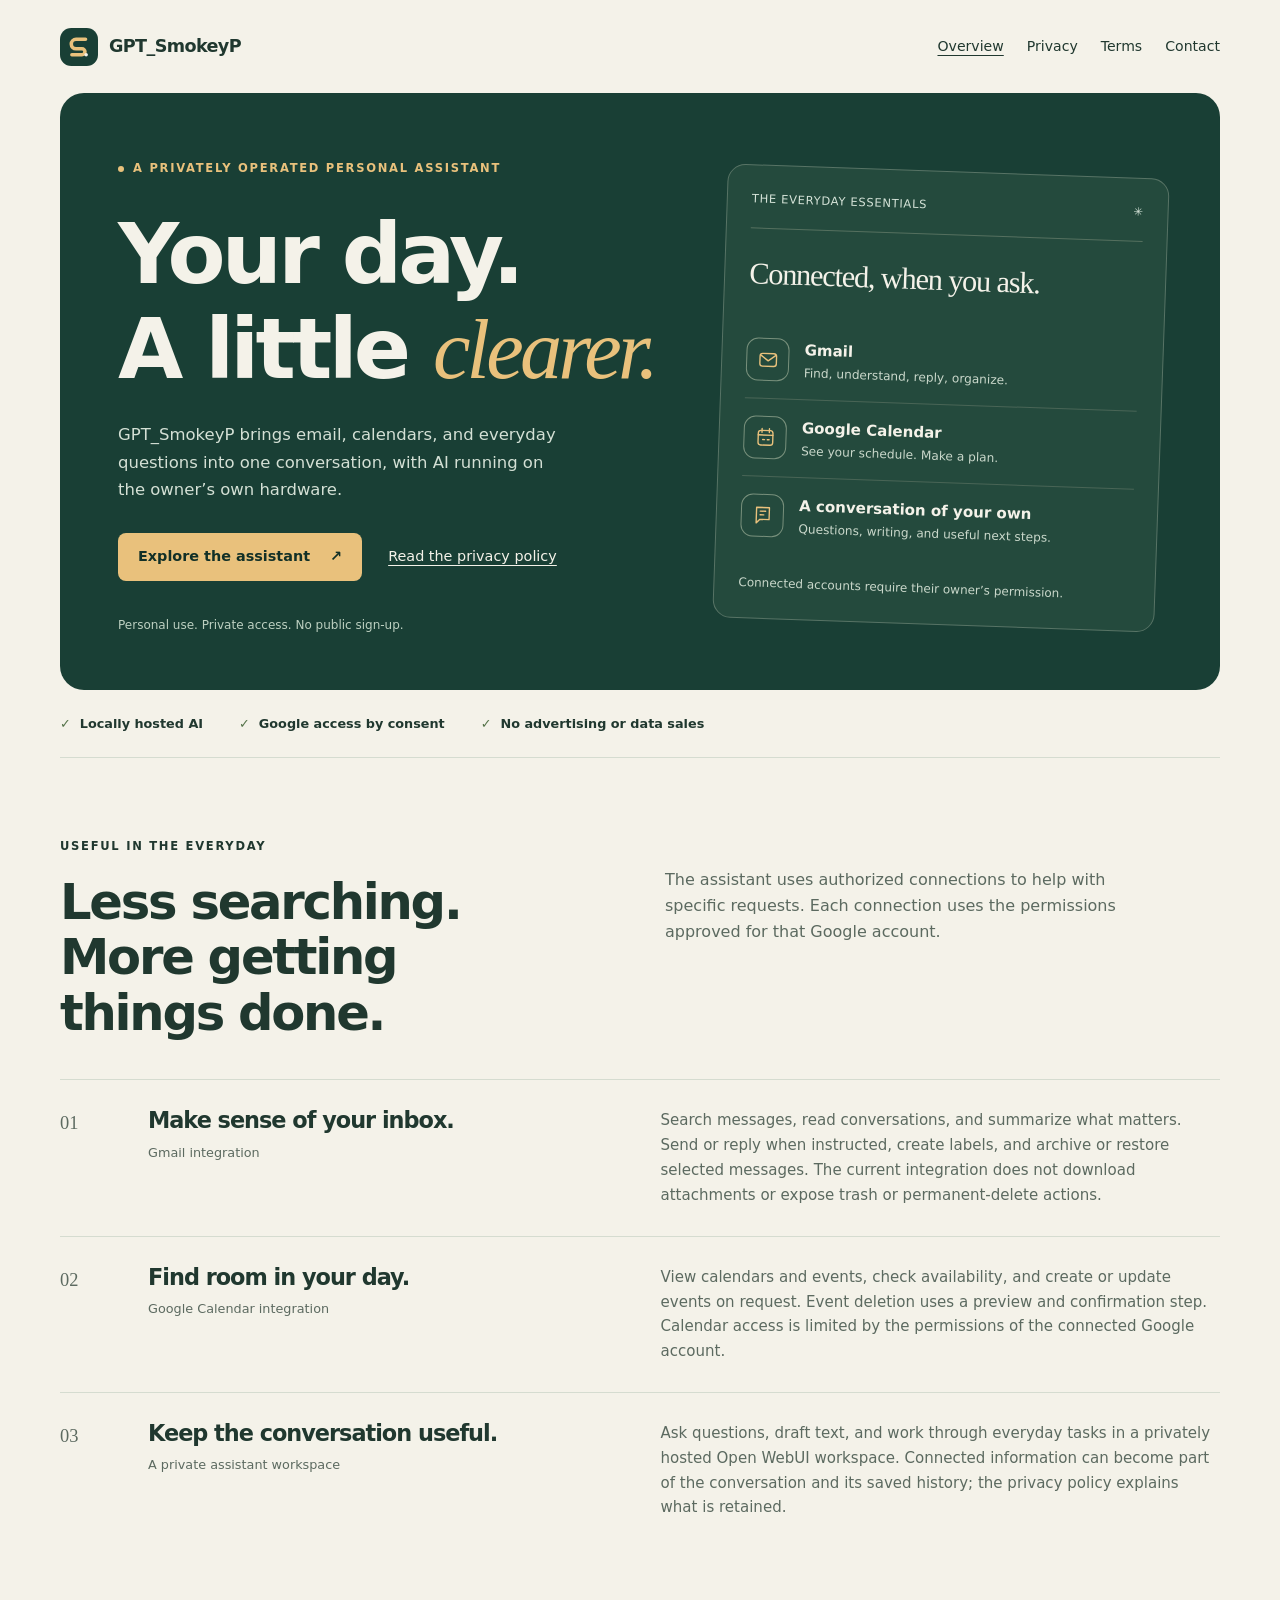
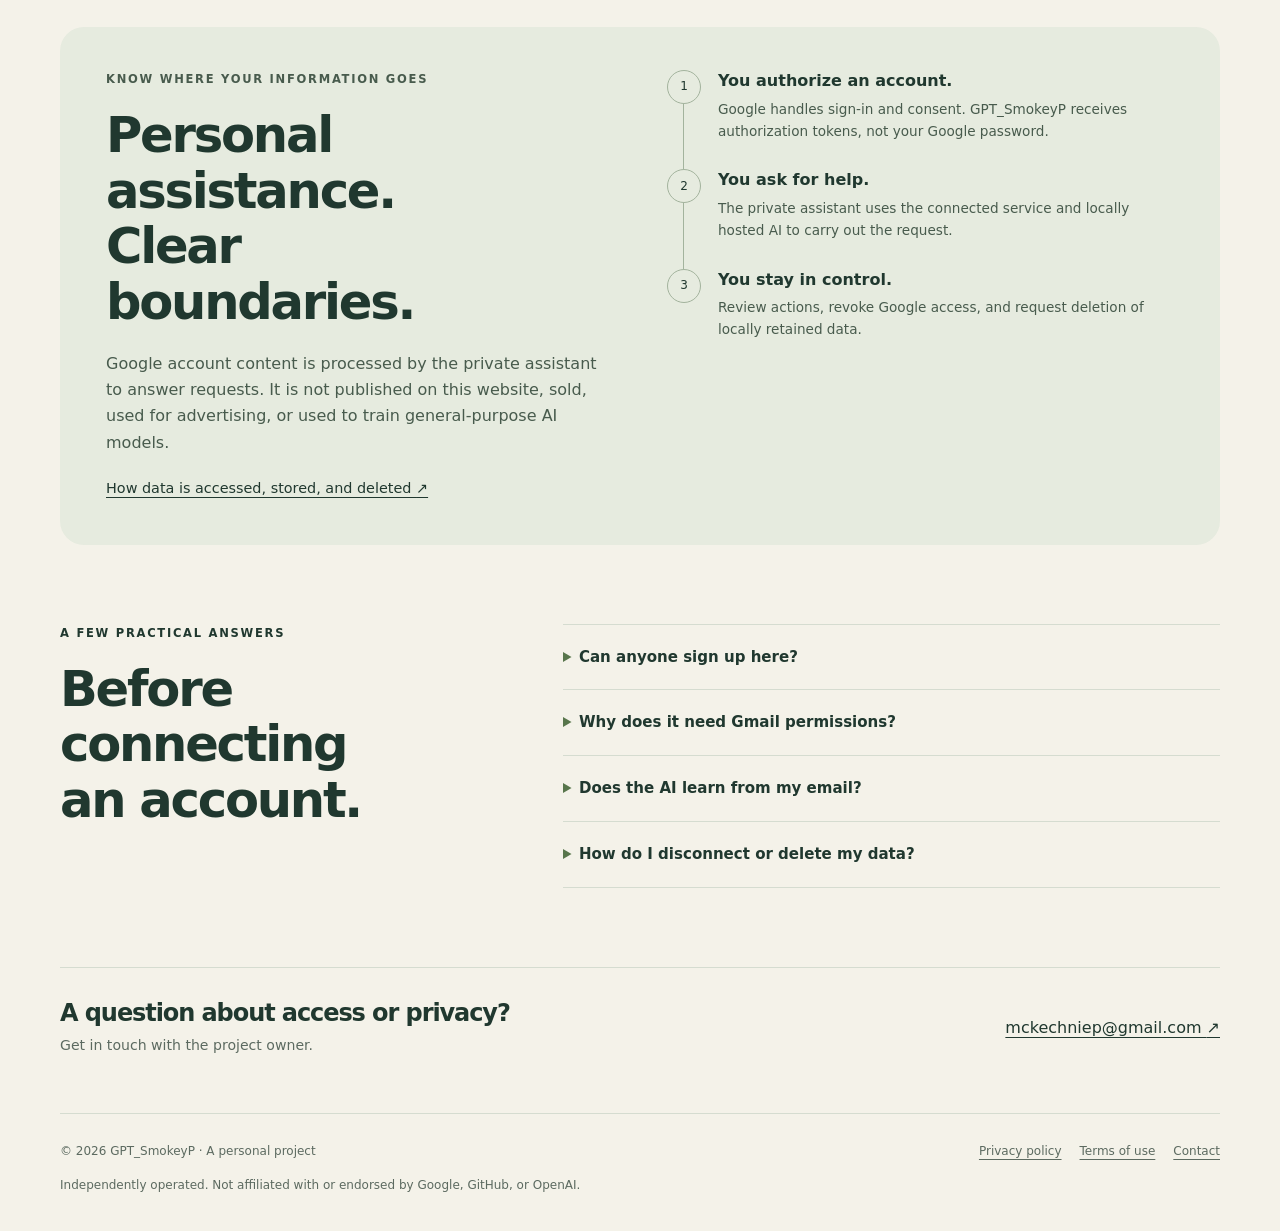
<file: index.html>
<!doctype html>
<html lang="en">
<head>
    <meta charset="utf-8">
    <meta name="viewport" content="width=device-width, initial-scale=1">
    <meta name="description" content="GPT_SmokeyP is a privately operated personal AI assistant for email, calendars, and everyday tasks. Learn about its Google integrations and data practices.">
    <meta name="theme-color" content="#193f35">
    <meta name="referrer" content="no-referrer">
    <title>GPT_SmokeyP — A personal assistant, on your terms</title>
    <link rel="icon" href="assets/mark.svg" type="image/svg+xml">
    <link rel="stylesheet" href="assets/site.css">
</head>
<body>
    <a class="skip-link" href="#main">Skip to content</a>
    <div class="shell">
        <header class="site-header">
            <a class="brand" href="index.html" aria-label="GPT_SmokeyP home"><img src="assets/mark.svg" width="38" height="38" alt="">GPT_SmokeyP</a>
            <nav class="site-nav" aria-label="Main navigation">
                <a href="index.html" aria-current="page">Overview</a><a href="privacy.html">Privacy</a><a href="terms.html">Terms</a><a href="contact.html">Contact</a>
            </nav>
        </header>
        <main id="main">
            <section class="hero" aria-labelledby="hero-title">
                <div>
                    <p class="eyebrow">A privately operated personal assistant</p>
                    <h1 id="hero-title">Your day.<br>A little <em>clearer.</em></h1>
                    <p class="hero-copy">GPT_SmokeyP brings email, calendars, and everyday questions into one conversation, with AI running on the owner’s own hardware.</p>
                    <div class="actions"><a class="button" href="#capabilities">Explore the assistant <span aria-hidden="true">↗</span></a><a class="text-link" href="privacy.html">Read the privacy policy</a></div>
                    <p class="hero-footnote">Personal use. Private access. No public sign-up.</p>
                </div>
                <div class="workspace" aria-label="Overview of connected features">
                    <div class="workspace-top"><span>The everyday essentials</span><span aria-hidden="true">✳</span></div>
                    <p class="workspace-title">Connected, when you ask.</p>
                    <div class="connection">
                        <div class="connection-icon" aria-hidden="true"><svg viewBox="0 0 24 24"><rect x="3" y="5" width="18" height="14" rx="3"/><path d="m4 7 8 6 8-6"/></svg></div>
                        <div><strong>Gmail</strong><span>Find, understand, reply, organize.</span></div>
                    </div>
                    <div class="connection">
                        <div class="connection-icon" aria-hidden="true"><svg viewBox="0 0 24 24"><rect x="4" y="5" width="16" height="16" rx="3"/><path d="M8 3v4m8-4v4M4 10h16m-11 5h2m3 0h2"/></svg></div>
                        <div><strong>Google Calendar</strong><span>See your schedule. Make a plan.</span></div>
                    </div>
                    <div class="connection">
                        <div class="connection-icon" aria-hidden="true"><svg viewBox="0 0 24 24"><path d="M5 4h14v13H9l-4 4zM9 8h6m-6 4h4"/></svg></div>
                        <div><strong>A conversation of your own</strong><span>Questions, writing, and useful next steps.</span></div>
                    </div>
                    <p class="workspace-note">Connected accounts require their owner’s permission.</p>
                </div>
            </section>
            <div class="principles" aria-label="Core principles"><span>Locally hosted AI</span><span>Google access by consent</span><span>No advertising or data sales</span></div>
            <section class="section" id="capabilities" aria-labelledby="capabilities-title">
                <div class="section-heading">
                    <div><p class="eyebrow">Useful in the everyday</p><h2 id="capabilities-title">Less searching.<br>More getting things done.</h2></div>
                    <p>The assistant uses authorized connections to help with specific requests. Each connection uses the permissions approved for that Google account.</p>
                </div>
                <article class="capability"><span class="number" aria-hidden="true">01</span><div><h3>Make sense of your inbox.</h3><p class="sub">Gmail integration</p></div><p>Search messages, read conversations, and summarize what matters. Send or reply when instructed, create labels, and archive or restore selected messages. The current integration does not download attachments or expose trash or permanent-delete actions.</p></article>
                <article class="capability"><span class="number" aria-hidden="true">02</span><div><h3>Find room in your day.</h3><p class="sub">Google Calendar integration</p></div><p>View calendars and events, check availability, and create or update events on request. Event deletion uses a preview and confirmation step. Calendar access is limited by the permissions of the connected Google account.</p></article>
                <article class="capability"><span class="number" aria-hidden="true">03</span><div><h3>Keep the conversation useful.</h3><p class="sub">A private assistant workspace</p></div><p>Ask questions, draft text, and work through everyday tasks in a privately hosted Open WebUI workspace. Connected information can become part of the conversation and its saved history; the privacy policy explains what is retained.</p></article>
            </section>
            <section class="privacy-band" aria-labelledby="privacy-title">
                <div><p class="eyebrow">Know where your information goes</p><h2 id="privacy-title">Personal assistance.<br>Clear boundaries.</h2><p>Google account content is processed by the private assistant to answer requests. It is not published on this website, sold, used for advertising, or used to train general-purpose AI models.</p><a class="text-link" href="privacy.html">How data is accessed, stored, and deleted <span aria-hidden="true">↗</span></a></div>
                <ol class="flow">
                    <li><span class="flow-number" aria-hidden="true">1</span><div><strong>You authorize an account.</strong><p>Google handles sign-in and consent. GPT_SmokeyP receives authorization tokens, not your Google password.</p></div></li>
                    <li><span class="flow-number" aria-hidden="true">2</span><div><strong>You ask for help.</strong><p>The private assistant uses the connected service and locally hosted AI to carry out the request.</p></div></li>
                    <li><span class="flow-number" aria-hidden="true">3</span><div><strong>You stay in control.</strong><p>Review actions, revoke Google access, and request deletion of locally retained data.</p></div></li>
                </ol>
            </section>
            <section class="section faq" aria-labelledby="faq-title">
                <div><p class="eyebrow">A few practical answers</p><h2 id="faq-title">Before connecting an account.</h2></div>
                <div>
                    <details><summary>Can anyone sign up here?</summary><p>No. GPT_SmokeyP is a personal project with privately administered access. This website provides information and policies; it does not connect accounts or host the assistant.</p></details>
                    <details><summary>Why does it need Gmail permissions?</summary><p>Gmail access supports searching and reading messages, sending requested replies, and organizing mail. The current permission is <code>gmail.modify</code>. Although Google’s permission includes broader capabilities, the current assistant integration does not expose trash or permanent-delete actions.</p></details>
                    <details><summary>Does the AI learn from my email?</summary><p>Connected content can be supplied to the locally hosted model to generate a response. That is inference, not training: Google user data is not used to train or fine-tune general-purpose models. Content may still be retained in saved chats and private backups.</p></details>
                    <details><summary>How do I disconnect or delete my data?</summary><p>Remove GPT_SmokeyP’s access through your <a href="https://myaccount.google.com/connections">Google Account connections</a>. Revocation stops future authorized access but does not erase saved conversations or backups. Contact <a href="mailto:mckechniep@gmail.com">mckechniep@gmail.com</a> to request local data deletion.</p></details>
                </div>
            </section>
            <section class="contact-strip" aria-labelledby="contact-title"><div><h2 id="contact-title">A question about access or privacy?</h2><p>Get in touch with the project owner.</p></div><a href="mailto:mckechniep@gmail.com">mckechniep@gmail.com <span aria-hidden="true">↗</span></a></section>
        </main>
        <footer class="site-footer"><div class="footer-top"><span>© 2026 GPT_SmokeyP · A personal project</span><nav class="footer-links" aria-label="Footer navigation"><a href="privacy.html">Privacy policy</a><a href="terms.html">Terms of use</a><a href="contact.html">Contact</a></nav></div><p>Independently operated. Not affiliated with or endorsed by Google, GitHub, or OpenAI.</p></footer>
    </div>
</body>
</html>
</file>
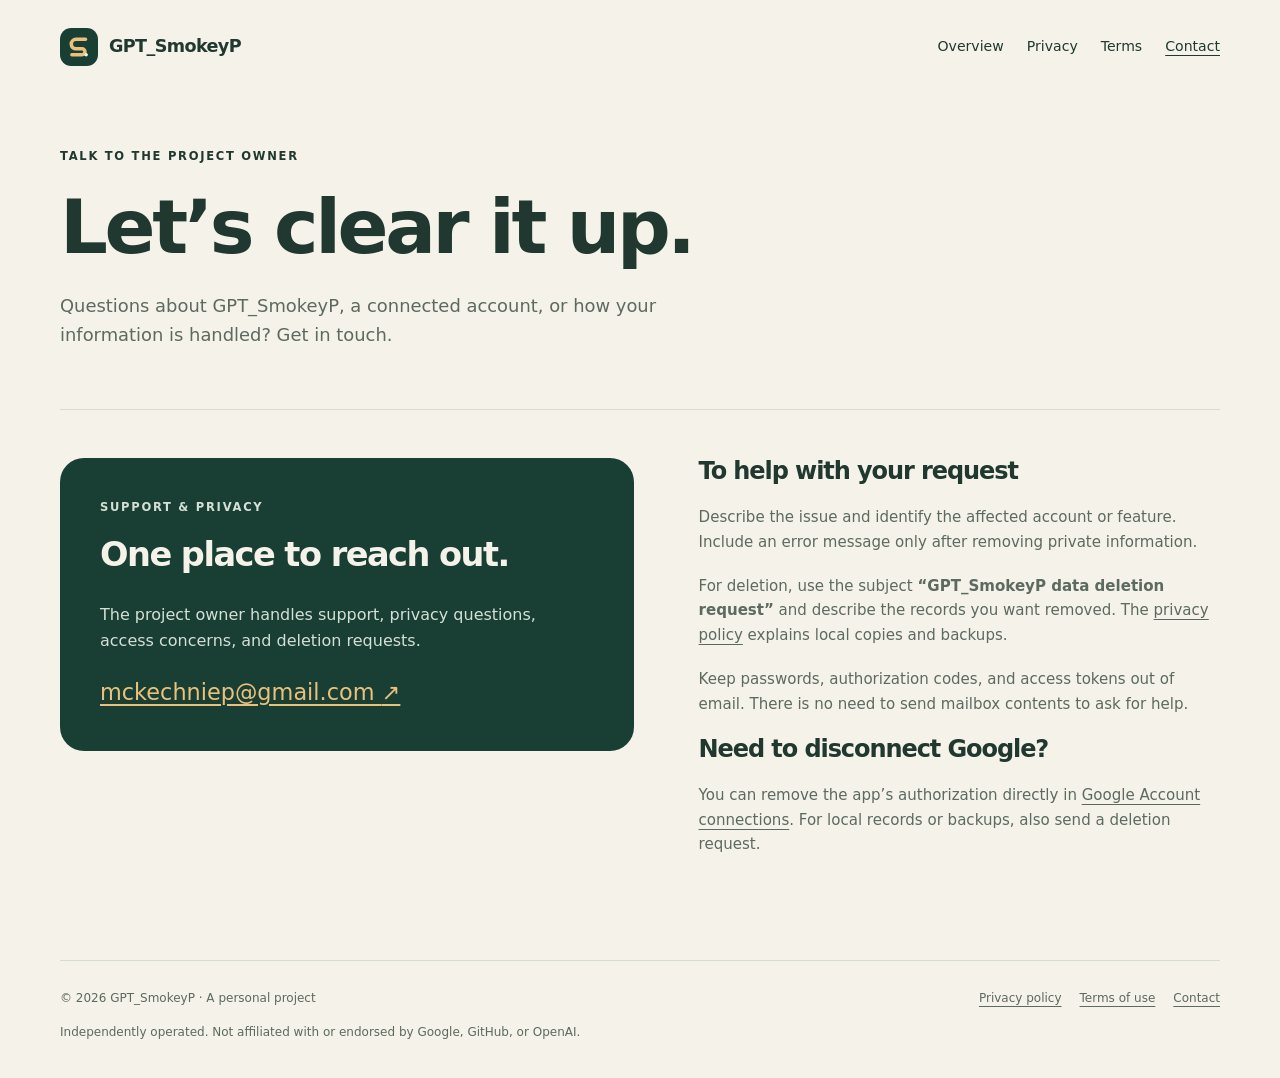
<file: contact.html>
<!doctype html>
<html lang="en">
<head>
    <meta charset="utf-8">
    <meta name="viewport" content="width=device-width, initial-scale=1">
    <meta name="description" content="Contact the GPT_SmokeyP project owner for support, privacy questions, access concerns, or data deletion requests.">
    <meta name="theme-color" content="#193f35">
    <meta name="referrer" content="no-referrer">
    <title>Contact — GPT_SmokeyP</title>
    <link rel="icon" href="assets/mark.svg" type="image/svg+xml">
    <link rel="stylesheet" href="assets/site.css">
</head>
<body>
    <a class="skip-link" href="#main">Skip to content</a>
    <div class="shell">
        <header class="site-header"><a class="brand" href="index.html" aria-label="GPT_SmokeyP home"><img src="assets/mark.svg" width="38" height="38" alt="">GPT_SmokeyP</a><nav class="site-nav" aria-label="Main navigation"><a href="index.html">Overview</a><a href="privacy.html">Privacy</a><a href="terms.html">Terms</a><a href="contact.html" aria-current="page">Contact</a></nav></header>
        <main id="main">
            <header class="document-hero"><p class="eyebrow">Talk to the project owner</p><h1>Let’s clear it up.</h1><p class="lead">Questions about GPT_SmokeyP, a connected account, or how your information is handled? Get in touch.</p></header>
            <div class="contact-layout">
                <section class="contact-card" aria-labelledby="email-title"><p class="eyebrow">Support &amp; privacy</p><h2 id="email-title">One place to reach out.</h2><p>The project owner handles support, privacy questions, access concerns, and deletion requests.</p><a href="mailto:mckechniep@gmail.com">mckechniep@gmail.com <span aria-hidden="true">↗</span></a></section>
                <div class="contact-help">
                    <section aria-labelledby="help-title"><h2 id="help-title">To help with your request</h2><p>Describe the issue and identify the affected account or feature. Include an error message only after removing private information.</p><p>For deletion, use the subject <strong>“GPT_SmokeyP data deletion request”</strong> and describe the records you want removed. The <a href="privacy.html#control">privacy policy</a> explains local copies and backups.</p><p>Keep passwords, authorization codes, and access tokens out of email. There is no need to send mailbox contents to ask for help.</p></section>
                    <section aria-labelledby="disconnect-title"><h2 id="disconnect-title">Need to disconnect Google?</h2><p>You can remove the app’s authorization directly in <a href="https://myaccount.google.com/connections">Google Account connections</a>. For local records or backups, also send a deletion request.</p></section>
                </div>
            </div>
        </main>
        <footer class="site-footer"><div class="footer-top"><span>© 2026 GPT_SmokeyP · A personal project</span><nav class="footer-links" aria-label="Footer navigation"><a href="privacy.html">Privacy policy</a><a href="terms.html">Terms of use</a><a href="contact.html" aria-current="page">Contact</a></nav></div><p>Independently operated. Not affiliated with or endorsed by Google, GitHub, or OpenAI.</p></footer>
    </div>
</body>
</html>
</file>
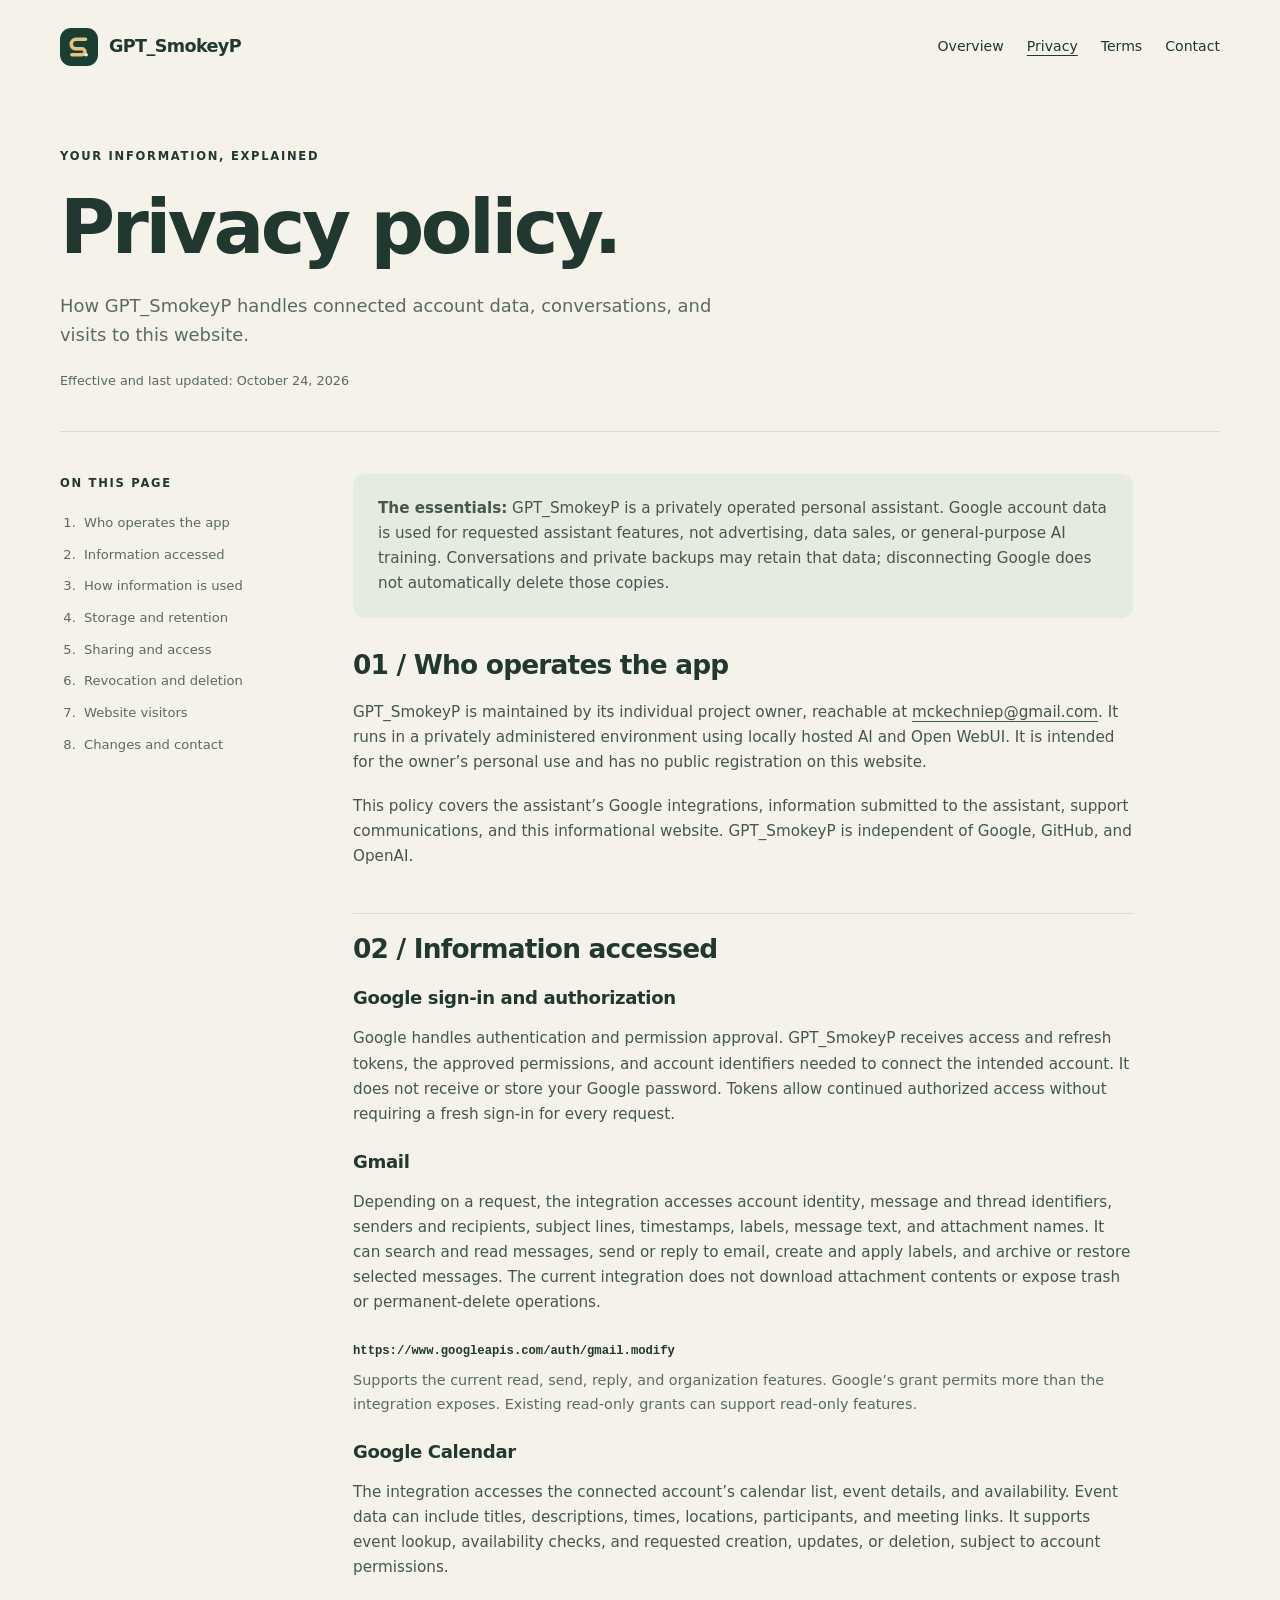
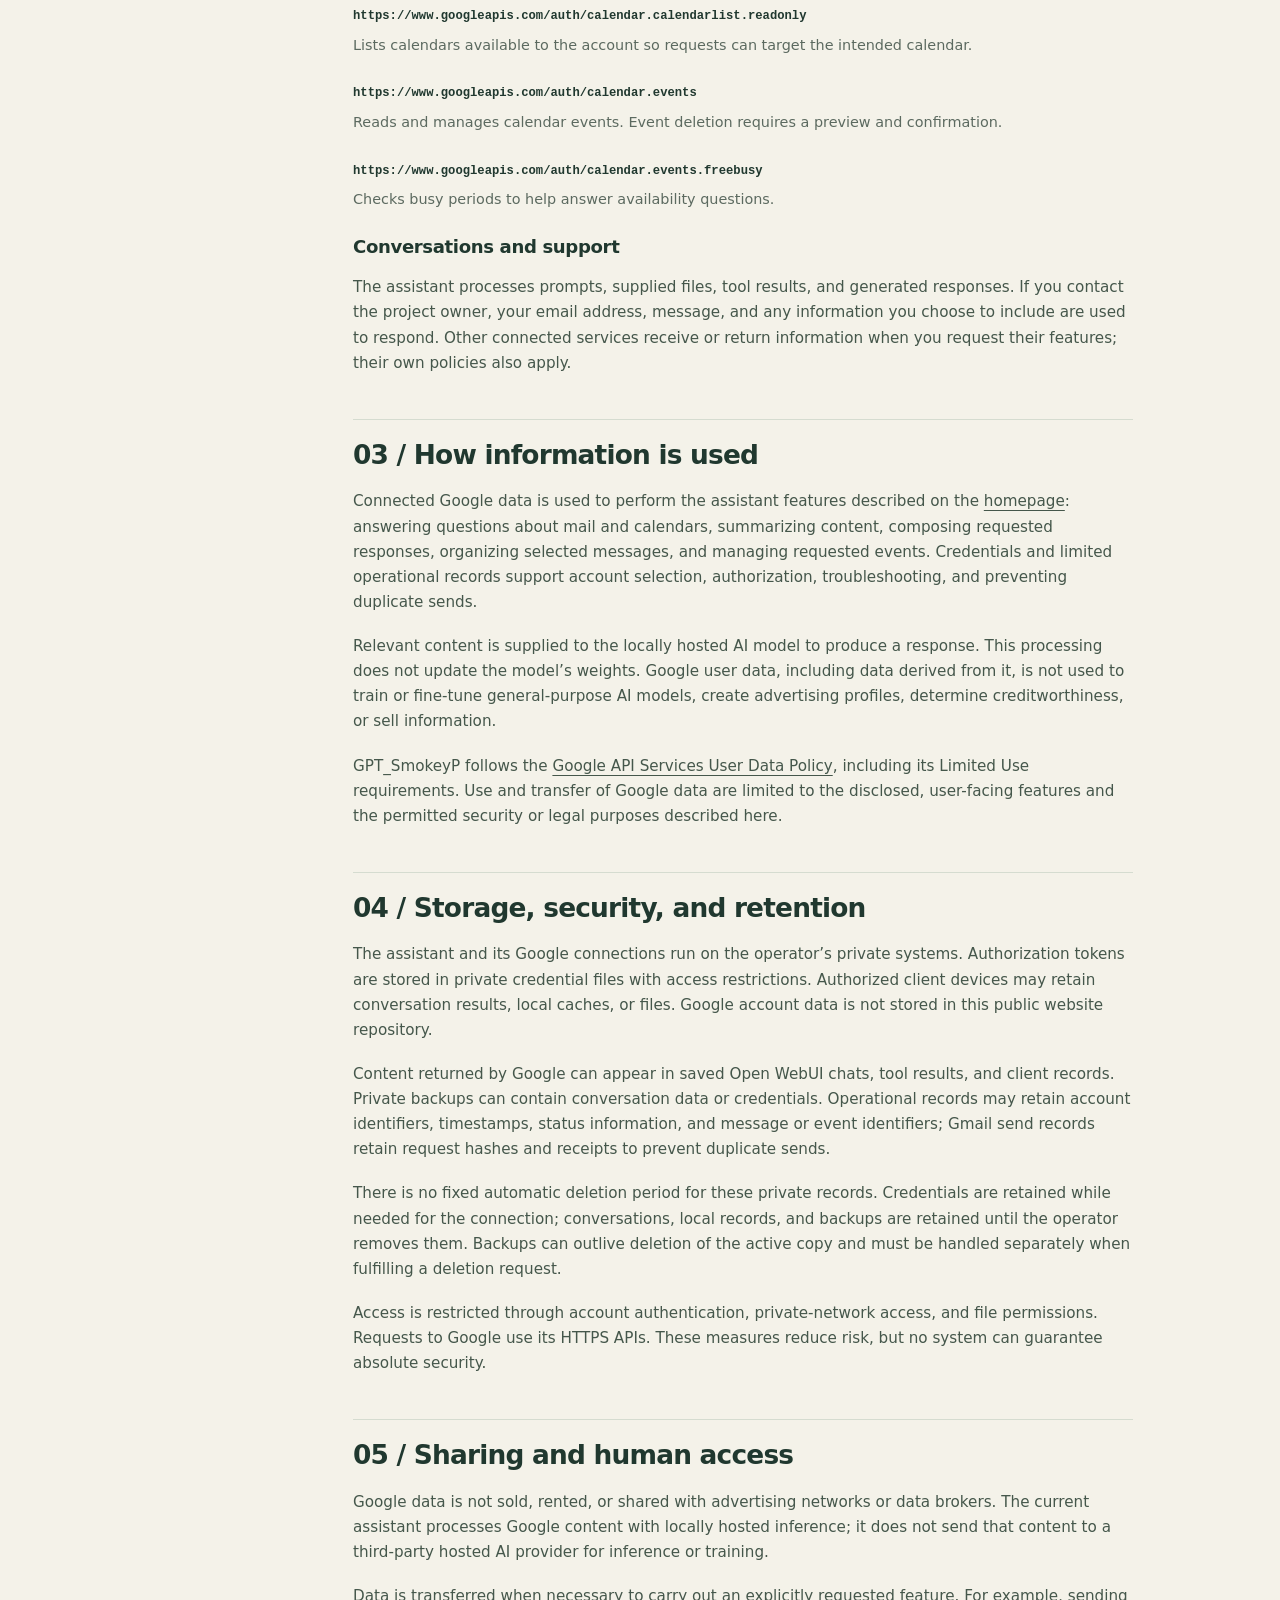
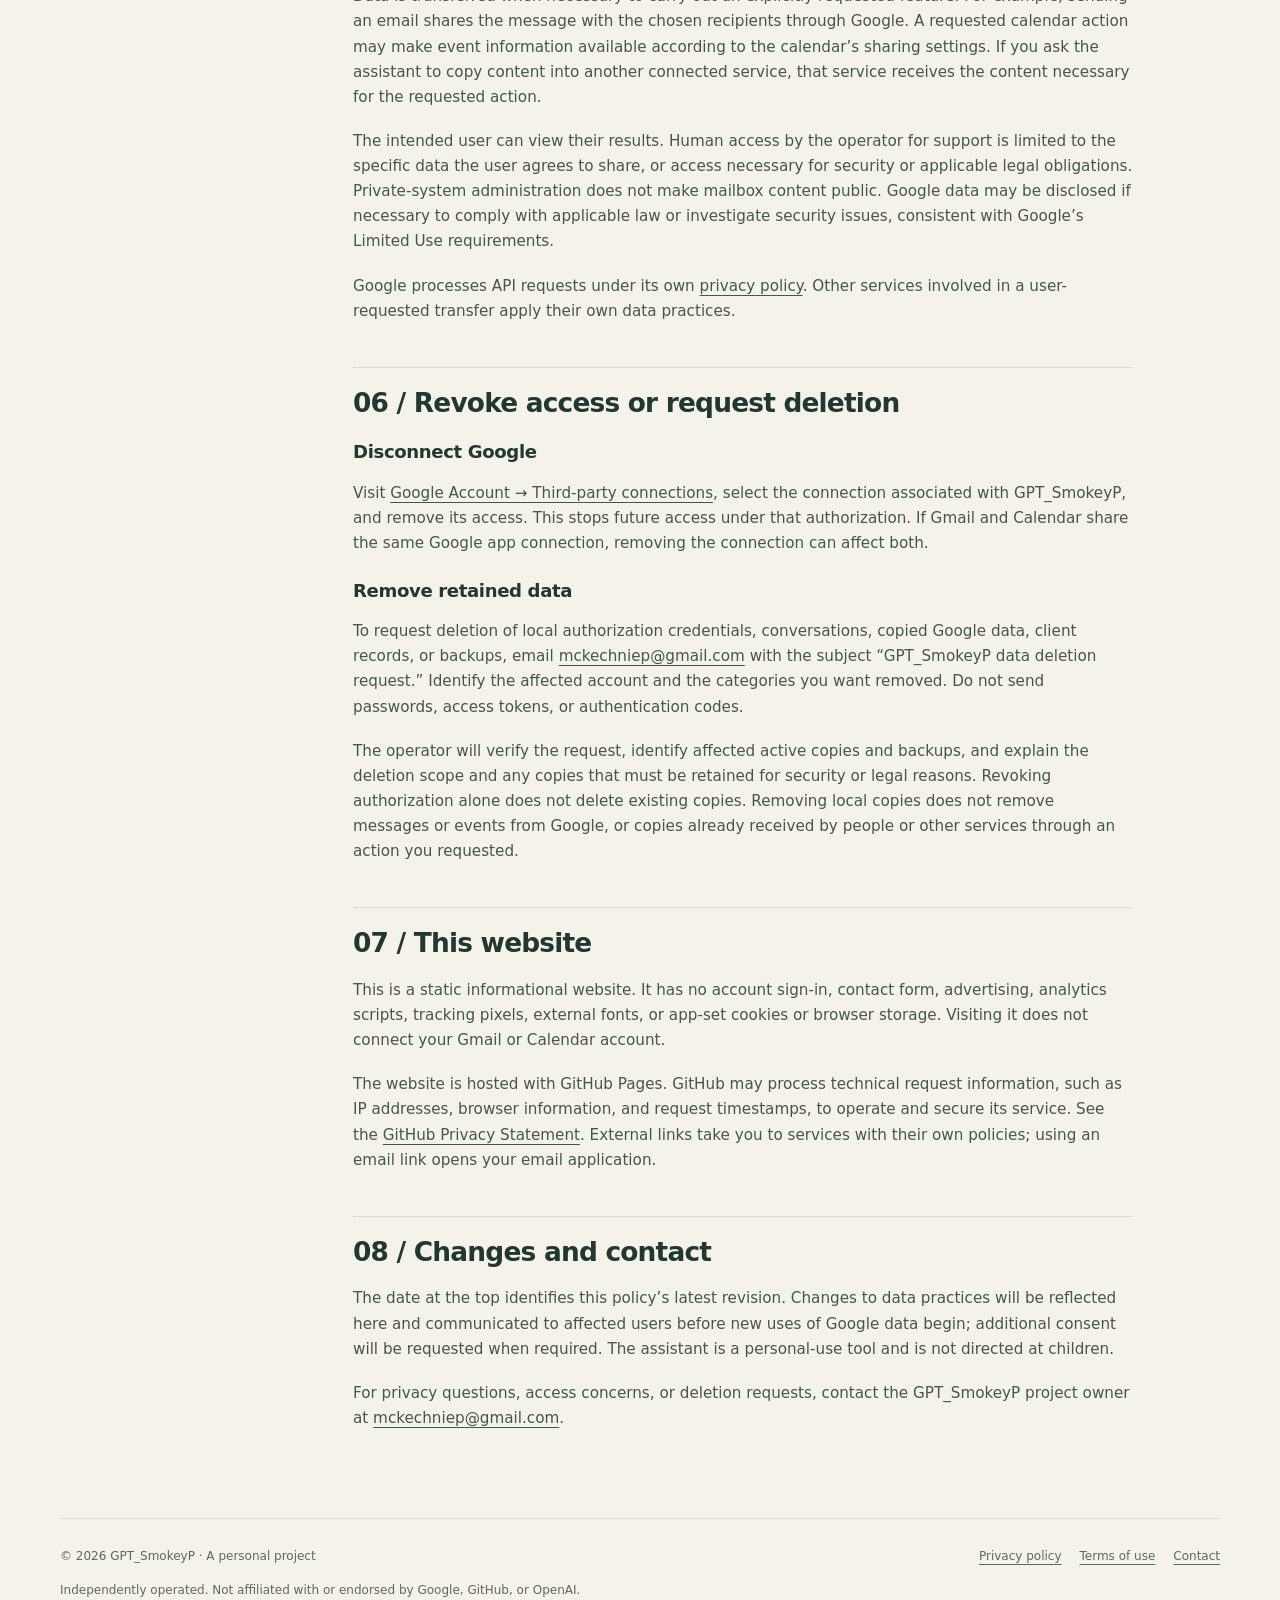
<file: privacy.html>
<!doctype html>
<html lang="en">
<head>
    <meta charset="utf-8">
    <meta name="viewport" content="width=device-width, initial-scale=1">
    <meta name="description" content="How GPT_SmokeyP accesses, uses, stores, shares, and deletes Google account data and information provided to the personal assistant.">
    <meta name="theme-color" content="#193f35">
    <meta name="referrer" content="no-referrer">
    <title>Privacy policy — GPT_SmokeyP</title>
    <link rel="icon" href="assets/mark.svg" type="image/svg+xml">
    <link rel="stylesheet" href="assets/site.css">
</head>
<body>
    <a class="skip-link" href="#main">Skip to content</a>
    <div class="shell">
        <header class="site-header">
            <a class="brand" href="index.html" aria-label="GPT_SmokeyP home"><img src="assets/mark.svg" width="38" height="38" alt="">GPT_SmokeyP</a>
            <nav class="site-nav" aria-label="Main navigation"><a href="index.html">Overview</a><a href="privacy.html" aria-current="page">Privacy</a><a href="terms.html">Terms</a><a href="contact.html">Contact</a></nav>
        </header>
        <main id="main">
            <header class="document-hero"><p class="eyebrow">Your information, explained</p><h1>Privacy policy.</h1><p class="lead">How GPT_SmokeyP handles connected account data, conversations, and visits to this website.</p><p class="date">Effective and last updated: <time datetime="2026-10-24">October 24, 2026</time></p></header>
            <div class="document-layout">
                <nav class="toc" aria-label="Privacy policy contents"><p class="eyebrow">On this page</p><ol><li><a href="#operator">Who operates the app</a></li><li><a href="#access">Information accessed</a></li><li><a href="#use">How information is used</a></li><li><a href="#storage">Storage and retention</a></li><li><a href="#sharing">Sharing and access</a></li><li><a href="#control">Revocation and deletion</a></li><li><a href="#website">Website visitors</a></li><li><a href="#changes">Changes and contact</a></li></ol></nav>
                <div class="document-body">
                    <div class="note"><p><strong>The essentials:</strong> GPT_SmokeyP is a privately operated personal assistant. Google account data is used for requested assistant features, not advertising, data sales, or general-purpose AI training. Conversations and private backups may retain that data; disconnecting Google does not automatically delete those copies.</p></div>
                    <section id="operator"><h2>01 / Who operates the app</h2><p>GPT_SmokeyP is maintained by its individual project owner, reachable at <a href="mailto:mckechniep@gmail.com">mckechniep@gmail.com</a>. It runs in a privately administered environment using locally hosted AI and Open WebUI. It is intended for the owner’s personal use and has no public registration on this website.</p><p>This policy covers the assistant’s Google integrations, information submitted to the assistant, support communications, and this informational website. GPT_SmokeyP is independent of Google, GitHub, and OpenAI.</p></section>
                    <section id="access"><h2>02 / Information accessed</h2><h3>Google sign-in and authorization</h3><p>Google handles authentication and permission approval. GPT_SmokeyP receives access and refresh tokens, the approved permissions, and account identifiers needed to connect the intended account. It does not receive or store your Google password. Tokens allow continued authorized access without requiring a fresh sign-in for every request.</p><h3>Gmail</h3><p>Depending on a request, the integration accesses account identity, message and thread identifiers, senders and recipients, subject lines, timestamps, labels, message text, and attachment names. It can search and read messages, send or reply to email, create and apply labels, and archive or restore selected messages. The current integration does not download attachment contents or expose trash or permanent-delete operations.</p><dl class="permission-list"><dt><code>https://www.googleapis.com/auth/gmail.modify</code></dt><dd>Supports the current read, send, reply, and organization features. Google’s grant permits more than the integration exposes. Existing read-only grants can support read-only features.</dd></dl><h3>Google Calendar</h3><p>The integration accesses the connected account’s calendar list, event details, and availability. Event data can include titles, descriptions, times, locations, participants, and meeting links. It supports event lookup, availability checks, and requested creation, updates, or deletion, subject to account permissions.</p><dl class="permission-list"><dt><code>https://www.googleapis.com/auth/calendar.calendarlist.readonly</code></dt><dd>Lists calendars available to the account so requests can target the intended calendar.</dd><dt><code>https://www.googleapis.com/auth/calendar.events</code></dt><dd>Reads and manages calendar events. Event deletion requires a preview and confirmation.</dd><dt><code>https://www.googleapis.com/auth/calendar.events.freebusy</code></dt><dd>Checks busy periods to help answer availability questions.</dd></dl><h3>Conversations and support</h3><p>The assistant processes prompts, supplied files, tool results, and generated responses. If you contact the project owner, your email address, message, and any information you choose to include are used to respond. Other connected services receive or return information when you request their features; their own policies also apply.</p></section>
                    <section id="use"><h2>03 / How information is used</h2><p>Connected Google data is used to perform the assistant features described on the <a href="index.html#capabilities">homepage</a>: answering questions about mail and calendars, summarizing content, composing requested responses, organizing selected messages, and managing requested events. Credentials and limited operational records support account selection, authorization, troubleshooting, and preventing duplicate sends.</p><p>Relevant content is supplied to the locally hosted AI model to produce a response. This processing does not update the model’s weights. Google user data, including data derived from it, is not used to train or fine-tune general-purpose AI models, create advertising profiles, determine creditworthiness, or sell information.</p><p>GPT_SmokeyP follows the <a href="https://developers.google.com/terms/api-services-user-data-policy">Google API Services User Data Policy</a>, including its Limited Use requirements. Use and transfer of Google data are limited to the disclosed, user-facing features and the permitted security or legal purposes described here.</p></section>
                    <section id="storage"><h2>04 / Storage, security, and retention</h2><p>The assistant and its Google connections run on the operator’s private systems. Authorization tokens are stored in private credential files with access restrictions. Authorized client devices may retain conversation results, local caches, or files. Google account data is not stored in this public website repository.</p><p>Content returned by Google can appear in saved Open WebUI chats, tool results, and client records. Private backups can contain conversation data or credentials. Operational records may retain account identifiers, timestamps, status information, and message or event identifiers; Gmail send records retain request hashes and receipts to prevent duplicate sends.</p><p>There is no fixed automatic deletion period for these private records. Credentials are retained while needed for the connection; conversations, local records, and backups are retained until the operator removes them. Backups can outlive deletion of the active copy and must be handled separately when fulfilling a deletion request.</p><p>Access is restricted through account authentication, private-network access, and file permissions. Requests to Google use its HTTPS APIs. These measures reduce risk, but no system can guarantee absolute security.</p></section>
                    <section id="sharing"><h2>05 / Sharing and human access</h2><p>Google data is not sold, rented, or shared with advertising networks or data brokers. The current assistant processes Google content with locally hosted inference; it does not send that content to a third-party hosted AI provider for inference or training.</p><p>Data is transferred when necessary to carry out an explicitly requested feature. For example, sending an email shares the message with the chosen recipients through Google. A requested calendar action may make event information available according to the calendar’s sharing settings. If you ask the assistant to copy content into another connected service, that service receives the content necessary for the requested action.</p><p>The intended user can view their results. Human access by the operator for support is limited to the specific data the user agrees to share, or access necessary for security or applicable legal obligations. Private-system administration does not make mailbox content public. Google data may be disclosed if necessary to comply with applicable law or investigate security issues, consistent with Google’s Limited Use requirements.</p><p>Google processes API requests under its own <a href="https://policies.google.com/privacy">privacy policy</a>. Other services involved in a user-requested transfer apply their own data practices.</p></section>
                    <section id="control"><h2>06 / Revoke access or request deletion</h2><h3>Disconnect Google</h3><p>Visit <a href="https://myaccount.google.com/connections">Google Account → Third-party connections</a>, select the connection associated with GPT_SmokeyP, and remove its access. This stops future access under that authorization. If Gmail and Calendar share the same Google app connection, removing the connection can affect both.</p><h3>Remove retained data</h3><p>To request deletion of local authorization credentials, conversations, copied Google data, client records, or backups, email <a href="mailto:mckechniep@gmail.com?subject=GPT_SmokeyP%20data%20deletion%20request">mckechniep@gmail.com</a> with the subject “GPT_SmokeyP data deletion request.” Identify the affected account and the categories you want removed. Do not send passwords, access tokens, or authentication codes.</p><p>The operator will verify the request, identify affected active copies and backups, and explain the deletion scope and any copies that must be retained for security or legal reasons. Revoking authorization alone does not delete existing copies. Removing local copies does not remove messages or events from Google, or copies already received by people or other services through an action you requested.</p></section>
                    <section id="website"><h2>07 / This website</h2><p>This is a static informational website. It has no account sign-in, contact form, advertising, analytics scripts, tracking pixels, external fonts, or app-set cookies or browser storage. Visiting it does not connect your Gmail or Calendar account.</p><p>The website is hosted with GitHub Pages. GitHub may process technical request information, such as IP addresses, browser information, and request timestamps, to operate and secure its service. See the <a href="https://docs.github.com/en/site-policy/privacy-policies/github-general-privacy-statement">GitHub Privacy Statement</a>. External links take you to services with their own policies; using an email link opens your email application.</p></section>
                    <section id="changes"><h2>08 / Changes and contact</h2><p>The date at the top identifies this policy’s latest revision. Changes to data practices will be reflected here and communicated to affected users before new uses of Google data begin; additional consent will be requested when required. The assistant is a personal-use tool and is not directed at children.</p><p>For privacy questions, access concerns, or deletion requests, contact the GPT_SmokeyP project owner at <a href="mailto:mckechniep@gmail.com">mckechniep@gmail.com</a>.</p></section>
                </div>
            </div>
        </main>
        <footer class="site-footer"><div class="footer-top"><span>© 2026 GPT_SmokeyP · A personal project</span><nav class="footer-links" aria-label="Footer navigation"><a href="privacy.html" aria-current="page">Privacy policy</a><a href="terms.html">Terms of use</a><a href="contact.html">Contact</a></nav></div><p>Independently operated. Not affiliated with or endorsed by Google, GitHub, or OpenAI.</p></footer>
    </div>
</body>
</html>
</file>
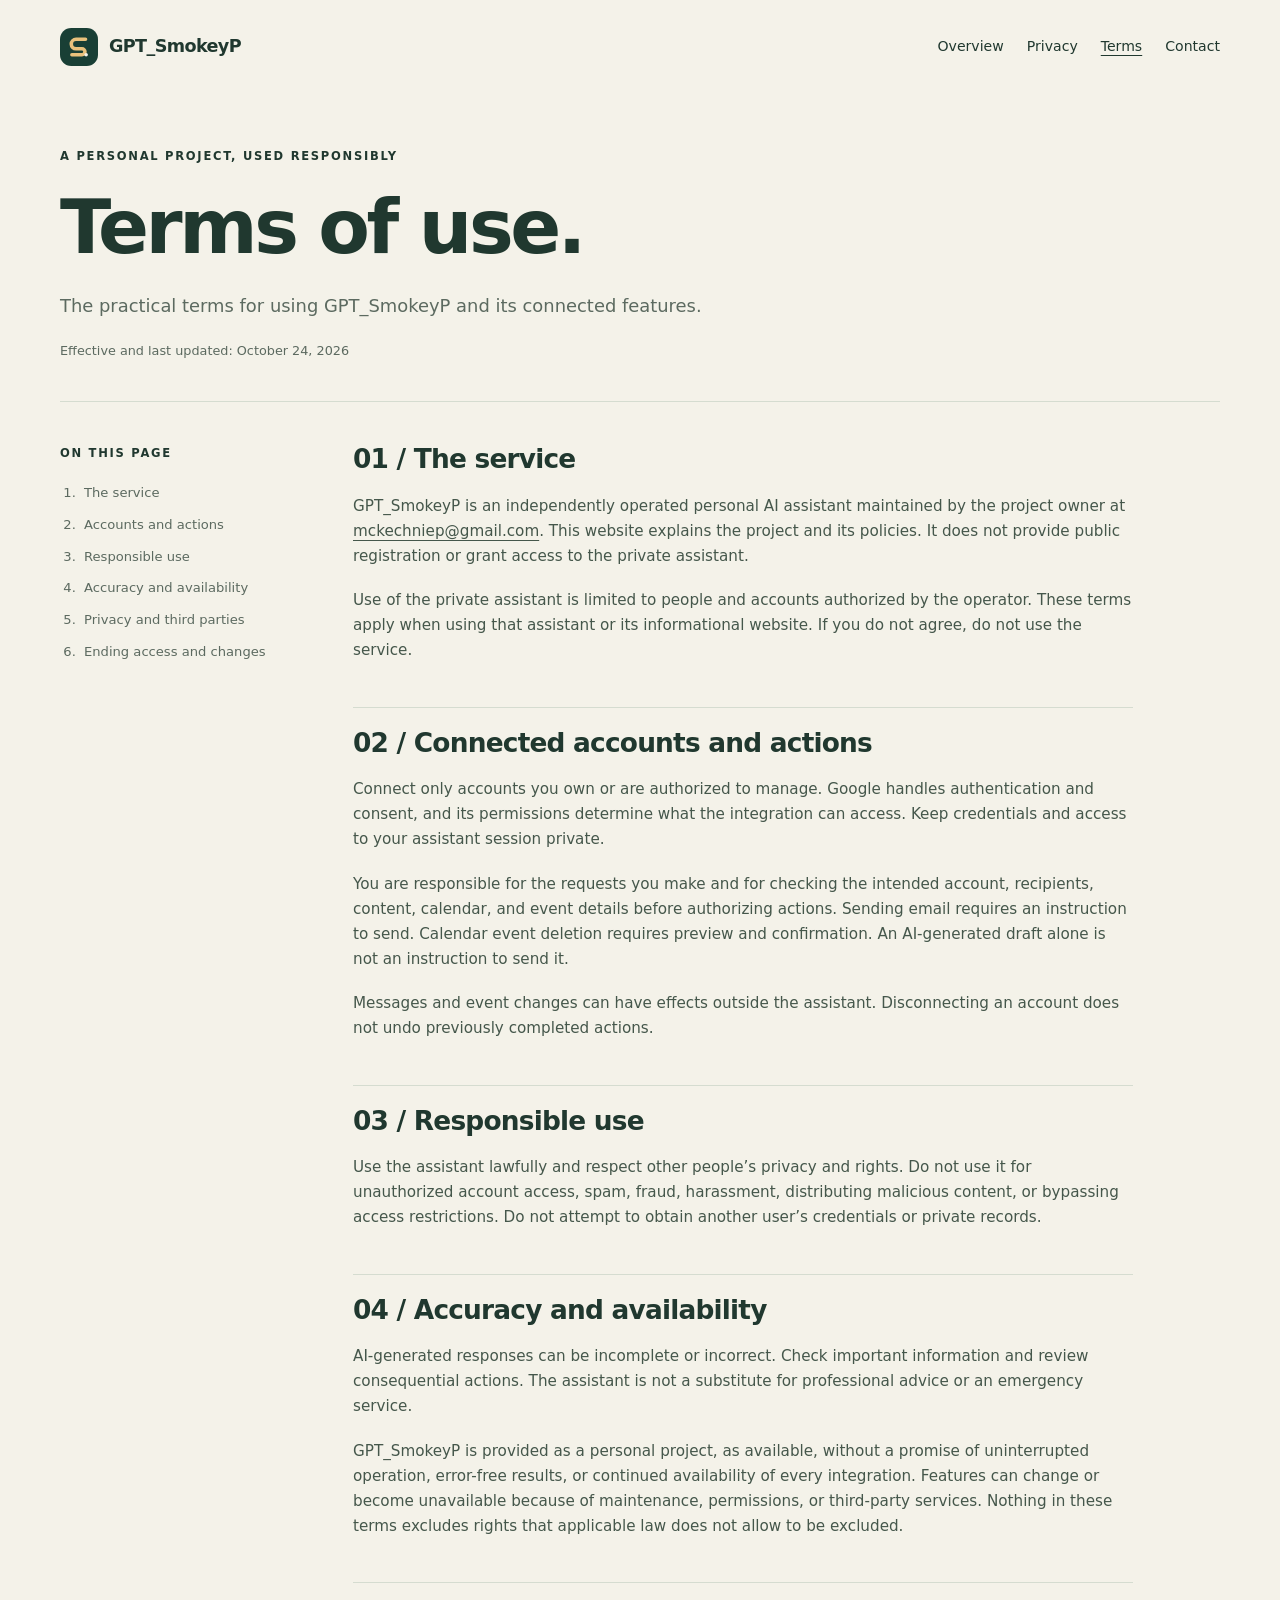
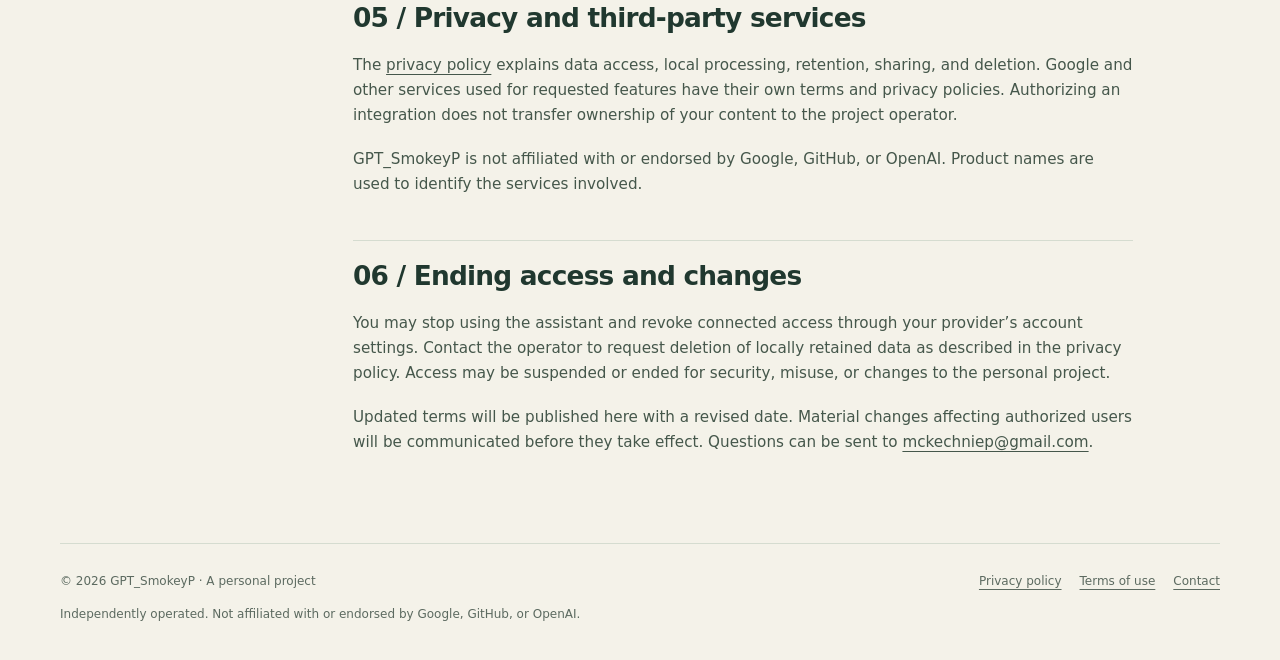
<file: terms.html>
<!doctype html>
<html lang="en">
<head>
    <meta charset="utf-8">
    <meta name="viewport" content="width=device-width, initial-scale=1">
    <meta name="description" content="Terms for the privately operated GPT_SmokeyP personal assistant and its informational website.">
    <meta name="theme-color" content="#193f35">
    <meta name="referrer" content="no-referrer">
    <title>Terms of use — GPT_SmokeyP</title>
    <link rel="icon" href="assets/mark.svg" type="image/svg+xml">
    <link rel="stylesheet" href="assets/site.css">
</head>
<body>
    <a class="skip-link" href="#main">Skip to content</a>
    <div class="shell">
        <header class="site-header"><a class="brand" href="index.html" aria-label="GPT_SmokeyP home"><img src="assets/mark.svg" width="38" height="38" alt="">GPT_SmokeyP</a><nav class="site-nav" aria-label="Main navigation"><a href="index.html">Overview</a><a href="privacy.html">Privacy</a><a href="terms.html" aria-current="page">Terms</a><a href="contact.html">Contact</a></nav></header>
        <main id="main">
            <header class="document-hero"><p class="eyebrow">A personal project, used responsibly</p><h1>Terms of use.</h1><p class="lead">The practical terms for using GPT_SmokeyP and its connected features.</p><p class="date">Effective and last updated: <time datetime="2026-10-24">October 24, 2026</time></p></header>
            <div class="document-layout">
                <nav class="toc" aria-label="Terms contents"><p class="eyebrow">On this page</p><ol><li><a href="#service">The service</a></li><li><a href="#accounts">Accounts and actions</a></li><li><a href="#responsibility">Responsible use</a></li><li><a href="#limitations">Accuracy and availability</a></li><li><a href="#privacy">Privacy and third parties</a></li><li><a href="#ending">Ending access and changes</a></li></ol></nav>
                <div class="document-body">
                    <section id="service"><h2>01 / The service</h2><p>GPT_SmokeyP is an independently operated personal AI assistant maintained by the project owner at <a href="mailto:mckechniep@gmail.com">mckechniep@gmail.com</a>. This website explains the project and its policies. It does not provide public registration or grant access to the private assistant.</p><p>Use of the private assistant is limited to people and accounts authorized by the operator. These terms apply when using that assistant or its informational website. If you do not agree, do not use the service.</p></section>
                    <section id="accounts"><h2>02 / Connected accounts and actions</h2><p>Connect only accounts you own or are authorized to manage. Google handles authentication and consent, and its permissions determine what the integration can access. Keep credentials and access to your assistant session private.</p><p>You are responsible for the requests you make and for checking the intended account, recipients, content, calendar, and event details before authorizing actions. Sending email requires an instruction to send. Calendar event deletion requires preview and confirmation. An AI-generated draft alone is not an instruction to send it.</p><p>Messages and event changes can have effects outside the assistant. Disconnecting an account does not undo previously completed actions.</p></section>
                    <section id="responsibility"><h2>03 / Responsible use</h2><p>Use the assistant lawfully and respect other people’s privacy and rights. Do not use it for unauthorized account access, spam, fraud, harassment, distributing malicious content, or bypassing access restrictions. Do not attempt to obtain another user’s credentials or private records.</p></section>
                    <section id="limitations"><h2>04 / Accuracy and availability</h2><p>AI-generated responses can be incomplete or incorrect. Check important information and review consequential actions. The assistant is not a substitute for professional advice or an emergency service.</p><p>GPT_SmokeyP is provided as a personal project, as available, without a promise of uninterrupted operation, error-free results, or continued availability of every integration. Features can change or become unavailable because of maintenance, permissions, or third-party services. Nothing in these terms excludes rights that applicable law does not allow to be excluded.</p></section>
                    <section id="privacy"><h2>05 / Privacy and third-party services</h2><p>The <a href="privacy.html">privacy policy</a> explains data access, local processing, retention, sharing, and deletion. Google and other services used for requested features have their own terms and privacy policies. Authorizing an integration does not transfer ownership of your content to the project operator.</p><p>GPT_SmokeyP is not affiliated with or endorsed by Google, GitHub, or OpenAI. Product names are used to identify the services involved.</p></section>
                    <section id="ending"><h2>06 / Ending access and changes</h2><p>You may stop using the assistant and revoke connected access through your provider’s account settings. Contact the operator to request deletion of locally retained data as described in the privacy policy. Access may be suspended or ended for security, misuse, or changes to the personal project.</p><p>Updated terms will be published here with a revised date. Material changes affecting authorized users will be communicated before they take effect. Questions can be sent to <a href="mailto:mckechniep@gmail.com">mckechniep@gmail.com</a>.</p></section>
                </div>
            </div>
        </main>
        <footer class="site-footer"><div class="footer-top"><span>© 2026 GPT_SmokeyP · A personal project</span><nav class="footer-links" aria-label="Footer navigation"><a href="privacy.html">Privacy policy</a><a href="terms.html" aria-current="page">Terms of use</a><a href="contact.html">Contact</a></nav></div><p>Independently operated. Not affiliated with or endorsed by Google, GitHub, or OpenAI.</p></footer>
    </div>
</body>
</html>
</file>
<file: assets/site.css>
:root {
    color-scheme: light;
    --paper: #f4f2e9;
    --white: #fffef9;
    --ink: #20382f;
    --muted: #5c6a60;
    --forest: #193f35;
    --deep: #123027;
    --line: #d5dcd0;
    --accent: #e9c17c;
    --soft: #e6ebdf;
    --radius: 24px;
    font-family: Inter, ui-sans-serif, system-ui, -apple-system, BlinkMacSystemFont, "Segoe UI", sans-serif;
    font-synthesis: none;
}
* { box-sizing: border-box; }
html { scroll-behavior: smooth; scroll-padding-top: 32px; }
body { margin: 0; background: var(--paper); color: var(--ink); line-height: 1.65; }
a { color: inherit; text-underline-offset: 4px; }
a:hover { text-decoration-thickness: 2px; }
button, a { -webkit-tap-highlight-color: transparent; }
:focus-visible { outline: 3px solid #af6b1d; outline-offset: 5px; border-radius: 3px; }
img { display: block; max-width: 100%; }
h1, h2, h3, p { margin-top: 0; }
h1, h2, h3 { line-height: 1.12; letter-spacing: -0.045em; }
h1 { font-size: clamp(2.65rem, 6.6vw, 5.6rem); font-weight: 570; }
h2 { font-size: clamp(2rem, 4vw, 3.1rem); font-weight: 560; }
h3 { font-size: 1.4rem; font-weight: 620; }
p { margin-bottom: 1.2rem; }
.shell { max-width: 1240px; padding-inline: 40px; margin-inline: auto; }
.skip-link { position: absolute; top: 8px; left: 16px; z-index: 10; padding: 12px 20px; background: var(--accent); transform: translateY(-150%); }
.skip-link:focus { transform: translateY(0); }
.site-header { display: flex; align-items: center; justify-content: space-between; gap: 24px; padding-block: 27px; }
.brand { display: inline-flex; align-items: center; gap: 11px; font-size: 1.1rem; font-weight: 720; letter-spacing: -0.035em; text-decoration: none; white-space: nowrap; }
.brand img { width: 38px; height: 38px; }
.site-nav { display: flex; flex-wrap: wrap; align-items: center; gap: 6px 23px; font-size: .88rem; }
.site-nav a { padding-block: 8px; text-decoration: none; }
.site-nav a:hover, .site-nav a[aria-current="page"] { text-decoration: underline; }
.eyebrow { font-size: .72rem; font-weight: 720; letter-spacing: .15em; text-transform: uppercase; }
.hero { position: relative; overflow: hidden; display: grid; grid-template-columns: 1.23fr 1fr; gap: 36px; padding: 66px 58px 54px; border-radius: var(--radius); background: var(--forest); color: var(--paper); }
.hero .eyebrow { color: var(--accent); display: flex; align-items: center; gap: 9px; margin-bottom: 29px; }
.hero .eyebrow::before { content: ""; width: 6px; height: 6px; background: currentColor; border-radius: 50%; }
.hero h1 { margin-bottom: 24px; }
.hero h1 em { color: var(--accent); font-family: Georgia, "Times New Roman", serif; font-weight: 400; }
.hero-copy { color: #d4e0d5; max-width: 440px; font-size: 1.03rem; }
.actions { display: flex; flex-wrap: wrap; gap: 16px 26px; align-items: center; margin-top: 30px; }
.button { display: inline-flex; align-items: center; justify-content: center; gap: 20px; padding: 12px 20px; border-radius: 8px; background: var(--accent); color: var(--deep); font-size: .9rem; font-weight: 650; text-decoration: none; }
.button:hover { background: #f4d69f; }
.text-link { font-size: .9rem; text-decoration: underline; }
.hero-footnote { margin-top: 35px; margin-bottom: 0; font-size: .75rem; color: #bdd0c1; }
.workspace { align-self: center; margin-left: 10px; padding: 24px; border: 1px solid #577365; border-radius: 18px; background: #244a3d; transform: rotate(2deg); }
.workspace-top { display: flex; justify-content: space-between; gap: 12px; padding-bottom: 19px; margin-bottom: 20px; border-bottom: 1px solid #55705f; font-size: .72rem; letter-spacing: .06em; text-transform: uppercase; color: #d5e3d8; }
.workspace-title { font-family: Georgia, "Times New Roman", serif; font-size: 1.9rem; font-weight: 400; letter-spacing: -.04em; margin-bottom: 22px; }
.connection { display: flex; gap: 15px; align-items: center; padding: 16px 0; border-bottom: 1px solid #496556; }
.connection:last-of-type { border-bottom: 0; }
.connection-icon { display: grid; place-items: center; width: 43px; height: 43px; flex: 0 0 43px; border: 1px solid #78907c; border-radius: 12px; color: var(--accent); }
.connection-icon svg { width: 22px; height: 22px; fill: none; stroke: currentColor; stroke-width: 1.5; stroke-linecap: round; stroke-linejoin: round; }
.connection strong { display: block; font-weight: 570; font-size: .94rem; }
.connection span { display: block; font-size: .76rem; color: #cad8cb; }
.workspace-note { padding-top: 20px; margin: 0; font-size: .75rem; color: #cad8cb; }
.principles { display: flex; flex-wrap: wrap; gap: 20px 36px; padding: 23px 0; border-bottom: 1px solid var(--line); font-size: .8rem; font-weight: 550; }
.principles span { display: flex; align-items: center; gap: 9px; }
.principles span::before { content: "✓"; color: #547349; font-weight: 750; }
.section { padding-block: 79px; }
.section-heading { display: grid; grid-template-columns: 1fr 1fr; gap: 50px; align-items: start; margin-bottom: 38px; }
.section-heading h2 { max-width: 490px; margin-bottom: 0; }
.section-heading > p { color: var(--muted); max-width: 470px; margin-top: 30px; }
.capability { display: grid; grid-template-columns: 62px 1fr 1.15fr; gap: 26px; padding-block: 28px; border-top: 1px solid var(--line); }
.capability .number { font-family: Georgia, "Times New Roman", serif; color: var(--muted); font-size: 1.15rem; }
.capability h3 { margin: 0 0 8px; }
.capability .sub { font-size: .8rem; color: var(--muted); margin: 0; }
.capability > p { color: var(--muted); margin: 0; font-size: .94rem; }
.privacy-band { background: var(--soft); padding: 43px 46px; border-radius: var(--radius); display: grid; grid-template-columns: 1fr 1fr; gap: 54px; }
.privacy-band h2 { max-width: 400px; margin-bottom: 20px; }
.privacy-band p { color: #485b4d; }
.flow { list-style: none; padding: 0; margin: 0; }
.flow li { position: relative; display: grid; grid-template-columns: 35px 1fr; gap: 16px; padding-bottom: 27px; }
.flow li:not(:last-child)::after { content: ""; position: absolute; width: 1px; left: 16px; top: 34px; height: calc(100% - 34px); background: #a3b39d; }
.flow li:last-child { padding-bottom: 0; }
.flow-number { display: grid; place-items: center; border: 1px solid #a3b39d; border-radius: 50%; height: 34px; width: 34px; font-size: .75rem; }
.flow strong { display: block; line-height: 1.4; font-weight: 620; }
.flow p { font-size: .85rem; margin: 5px 0 0; }
.faq { display: grid; grid-template-columns: .8fr 1.2fr; gap: 65px; }
.faq h2 { max-width: 350px; }
details { border-bottom: 1px solid var(--line); }
details:first-child { border-top: 1px solid var(--line); }
summary { cursor: pointer; padding: 20px 30px 20px 0; font-weight: 610; font-size: .94rem; }
summary::marker { color: #58764c; }
details p { font-size: .9rem; color: var(--muted); padding: 0 18px 4px 0; }
.contact-strip { border-top: 1px solid var(--line); padding-block: 32px; display: flex; justify-content: space-between; align-items: center; gap: 24px; }
.contact-strip h2 { font-size: 1.5rem; margin-bottom: 7px; }
.contact-strip p { font-size: .88rem; color: var(--muted); margin: 0; }
.contact-strip a { overflow-wrap: anywhere; }
.site-footer { border-top: 1px solid var(--line); margin-top: 24px; padding-block: 28px 35px; font-size: .75rem; color: var(--muted); }
.footer-top { display: flex; justify-content: space-between; gap: 20px; align-items: center; margin-bottom: 14px; }
.footer-links { display: flex; flex-wrap: wrap; gap: 18px; }
.site-footer p { margin: 0; }
.document-hero { padding-block: 54px 40px; border-bottom: 1px solid var(--line); }
.document-hero h1 { font-size: clamp(2.8rem, 6vw, 4.7rem); margin-bottom: 21px; }
.document-hero .lead { max-width: 690px; font-size: 1.12rem; color: var(--muted); }
.document-hero .date { margin: 20px 0 0; font-size: .8rem; color: var(--muted); }
.document-layout { display: grid; grid-template-columns: 235px minmax(0, 1fr); gap: 58px; padding-top: 42px; }
.toc { align-self: start; position: sticky; top: 28px; font-size: .82rem; }
.toc ol { padding-left: 20px; color: var(--muted); }
.toc li { margin-bottom: 10px; padding-left: 4px; }
.toc a { text-decoration: none; }
.toc a:hover { text-decoration: underline; }
.document-body { max-width: 780px; min-width: 0; }
.document-body section { padding-block: 0 24px; margin-bottom: 20px; border-bottom: 1px solid var(--line); }
.document-body section:last-child { border-bottom: 0; }
.document-body h2 { font-size: 1.65rem; margin: 0 0 20px; letter-spacing: -.03em; }
.document-body h3 { font-size: 1.13rem; letter-spacing: -.02em; margin-top: 25px; }
.document-body p, .document-body li { font-size: .95rem; color: #45574b; }
.document-body li { margin-bottom: 10px; }
.document-body ul { padding-left: 22px; }
.document-body a { overflow-wrap: anywhere; }
.note { background: var(--soft); border-radius: 12px; padding: 22px 25px; margin-bottom: 32px; }
.note p:last-child { margin-bottom: 0; }
.permission-list { margin-block: 22px; }
.permission-list dt { font-weight: 640; font-size: .93rem; }
.permission-list dd { margin: 7px 0 22px; font-size: .9rem; color: var(--muted); }
code { font-family: ui-monospace, SFMono-Regular, Consolas, monospace; font-size: .82em; overflow-wrap: anywhere; }
.contact-layout { display: grid; grid-template-columns: 1.1fr 1fr; gap: 65px; padding-block: 48px 60px; }
.contact-card { background: var(--forest); color: var(--paper); padding: 40px; border-radius: var(--radius); align-self: start; }
.contact-card h2 { font-size: 2.1rem; }
.contact-card p { color: #d4e0d5; }
.contact-card a { color: var(--accent); overflow-wrap: anywhere; font-size: clamp(1.05rem, 2.5vw, 1.4rem); }
.contact-help h2 { font-size: 1.5rem; }
.contact-help p, .contact-help li { color: var(--muted); font-size: .94rem; }
@media (max-width: 960px) {
    .hero { padding: 45px 35px; gap: 18px; }
    .workspace { padding: 20px; margin-left: 0; }
    .privacy-band { gap: 30px; padding: 35px; }
    .document-layout { grid-template-columns: 185px minmax(0, 1fr); gap: 35px; }
    .site-nav { gap: 14px; }
}
@media (max-width: 720px) {
    .shell { padding-inline: 22px; }
    .site-header { flex-wrap: wrap; gap: 10px; padding-block: 20px; }
    .site-nav { width: 100%; justify-content: space-between; gap: 10px; font-size: .82rem; }
    .hero { grid-template-columns: 1fr; padding: 35px 26px; gap: 35px; }
    .hero h1 { font-size: clamp(2.75rem, 11vw, 4.1rem); }
    .hero-copy { max-width: none; }
    .hero-footnote { margin-top: 24px; }
    .workspace { transform: none; }
    .workspace-title { font-size: 1.8rem; }
    .principles { gap: 12px 20px; font-size: .75rem; }
    .section { padding-block: 53px; }
    .section-heading, .privacy-band, .faq, .contact-layout { grid-template-columns: 1fr; gap: 22px; }
    .section-heading { margin-bottom: 25px; }
    .section-heading > p { margin-top: 0; }
    .capability { grid-template-columns: 30px 1fr; gap: 10px 14px; }
    .capability > p { grid-column: 2; }
    .privacy-band { padding: 29px 25px; }
    .flow { margin-top: 6px; }
    .contact-strip, .footer-top { align-items: flex-start; flex-direction: column; gap: 15px; }
    .document-hero { padding-block: 28px 30px; }
    .document-layout { grid-template-columns: 1fr; gap: 22px; padding-top: 28px; }
    .toc { position: static; border-bottom: 1px solid var(--line); padding-bottom: 16px; }
    .toc ol { columns: 2; column-gap: 27px; }
    .toc li { break-inside: avoid; }
    .contact-card { padding: 29px; }
}
@media (prefers-reduced-motion: reduce) { html { scroll-behavior: auto; } }
@media print {
    body { background: #fff; color: #000; }
    .site-nav, .skip-link, .toc { display: none; }
    .shell { max-width: none; padding-inline: 0; }
    .document-layout { display: block; }
    .document-body { max-width: none; }
    .document-body section { break-inside: avoid; }
    .document-hero { padding-block: 20px; }
    .document-hero h1 { font-size: 32pt; }
    .note { border: 1px solid #999; background: transparent; }
    a { text-decoration: underline; }
}
</file>
